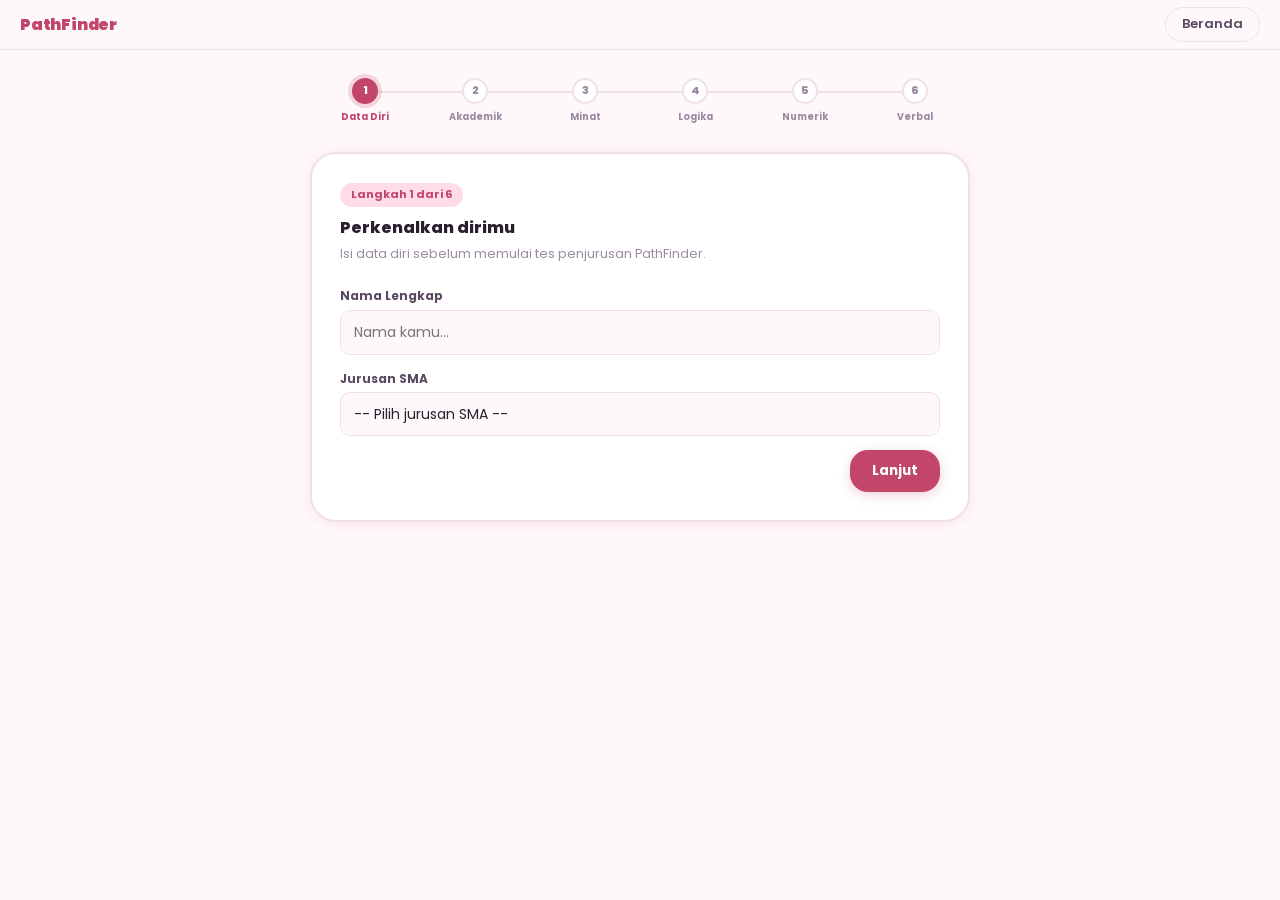
<file: form.html>
<!DOCTYPE html>
<html lang="id">
<head>
<meta charset="UTF-8">
<meta name="viewport" content="width=device-width,initial-scale=1.0">
<title>Tes Penjurusan — PathFinder</title>
<link rel="stylesheet" href="src/css/style.css">
</head>
<body>

<!-- Floating timer -->
<div class="float-timer" id="floatTimer">
  <div>
    <div class="ft-label">Sisa Waktu</div>
    <div class="ft-track"><div class="ft-fill" id="ftFill" style="width:100%"></div></div>
  </div>
  <div class="ft-val" id="ftVal">10:00</div>
</div>

<header class="topbar">
  <div class="topbar-left">
    <a href="index.html" class="tb-brand">PathFinder</a>
  </div>
  <div class="tb-right">
    <a href="index.html" class="tb-ghost">Beranda</a>
  </div>
</header>

<div class="page-wrap">
  <div class="prog-wrap" id="progWrap">
    <div class="prog-step active"><div class="prog-dot">1</div><div class="prog-lbl">Data Diri</div></div>
    <div class="prog-step"><div class="prog-dot">2</div><div class="prog-lbl">Akademik</div></div>
    <div class="prog-step"><div class="prog-dot">3</div><div class="prog-lbl">Minat</div></div>
    <div class="prog-step"><div class="prog-dot">4</div><div class="prog-lbl">Logika</div></div>
    <div class="prog-step"><div class="prog-dot">5</div><div class="prog-lbl">Numerik</div></div>
    <div class="prog-step"><div class="prog-dot">6</div><div class="prog-lbl">Verbal</div></div>
  </div>

  <div class="fcard">

    <!-- Step 0: Data Diri -->
    <div class="fsec active" id="s0">
      <div class="fcard-tag">Langkah 1 dari 6</div>
      <div class="fcard-title">Perkenalkan dirimu</div>
      <div class="fcard-desc">Isi data diri sebelum memulai tes penjurusan PathFinder.</div>
      <div class="field" id="f-nama">
        <label>Nama Lengkap</label>
        <input type="text" id="nama" placeholder="Nama kamu...">
        <div class="field-err-msg">Nama wajib diisi.</div>
      </div>
      <div class="field" id="f-sma">
        <label>Jurusan SMA</label>
        <select id="sma">
          <option value="">-- Pilih jurusan SMA --</option>
          <option value="MIPA">MIPA</option>
          <option value="IPS">IPS</option>
        </select>
        <div class="field-err-msg">Pilih jurusan SMA.</div>
      </div>
      <div class="fnav">
        <div></div>
        <button class="btn btn-p" onclick="goNext()">Lanjut</button>
      </div>
    </div>

    <!-- Step 1: Nilai Akademik -->
    <div class="fsec" id="s1">
      <div class="fcard-tag">Langkah 2 dari 6</div>
      <div class="fcard-title">Nilai Akademik</div>
      <div class="fcard-desc">Masukkan nilai rapor terakhirmu dengan jujur (0–100).</div>
      <div id="mapelBox"></div>
      <div class="fnav">
        <button class="btn btn-g" onclick="goPrev()">Kembali</button>
        <button class="btn btn-p" onclick="goNext()">Lanjut</button>
      </div>
    </div>

    <!-- Step 2: Kuisioner Minat -->
    <div class="fsec" id="s2">
      <div class="fcard-tag">Langkah 3 dari 6</div>
      <div class="fcard-title">Kuisioner Minat</div>
      <div class="fcard-desc">
        Semua pernyataan wajib dijawab.<br>
        1 = Sangat Tidak Setuju &nbsp; 2 = Tidak Setuju &nbsp; 3 = Setuju &nbsp; 4 = Sangat Setuju
      </div>
      <div id="minatBox"></div>
      <div class="fnav">
        <button class="btn btn-g" onclick="goPrev()">Kembali</button>
        <button class="btn btn-p" onclick="goNext()">Lanjut</button>
      </div>
    </div>

    <!-- Step 3: Welcome Logika -->
    <div class="fsec" id="s3">
      <div class="ws">
        <span class="ws-icon">🧩</span>
        <div class="ws-title">TPA Logika</div>
        <div class="ws-desc">10 soal penalaran logika berstandar TPA nasional.</div>
        <div class="ws-rules">
          <span class="ws-rule">7 menit</span>
          <span class="ws-rule">10 soal</span>
          <span class="ws-rule">Pilihan ganda</span>
        </div>
        <div style="font-size:12px;color:#9A8AA0;font-weight:600;">Timer mulai saat kamu menekan Mulai Tes.</div>
      </div>
      <div class="fnav">
        <button class="btn btn-g" onclick="goPrev()">Kembali</button>
        <button class="btn btn-p" onclick="startTPA('logika')">Mulai Tes</button>
      </div>
    </div>

    <!-- Step 4: Welcome Numerik -->
    <div class="fsec" id="s4">
      <div class="ws">
        <span class="ws-icon">🔢</span>
        <div class="ws-title">TPA Numerik</div>
        <div class="ws-desc">10 soal deret angka, aritmatika, dan soal cerita.</div>
        <div class="ws-rules">
          <span class="ws-rule">7 menit</span>
          <span class="ws-rule">10 soal</span>
          <span class="ws-rule">Boleh corat-coret</span>
        </div>
      </div>
      <div class="fnav">
        <button class="btn btn-g" onclick="goPrev()">Kembali</button>
        <button class="btn btn-p" onclick="startTPA('numerik')">Mulai Tes</button>
      </div>
    </div>

    <!-- Step 5: Welcome Verbal -->
    <div class="fsec" id="s5">
      <div class="ws">
        <span class="ws-icon">📖</span>
        <div class="ws-title">TPA Verbal</div>
        <div class="ws-desc">10 soal sinonim, antonim, dan analogi kata.</div>
        <div class="ws-rules">
          <span class="ws-rule">7 menit</span>
          <span class="ws-rule">10 soal</span>
          <span class="ws-rule">Perhatikan konteks</span>
        </div>
      </div>
      <div class="fnav">
        <button class="btn btn-g" onclick="goPrev()">Kembali</button>
        <button class="btn btn-p" onclick="startTPA('verbal')">Mulai Tes</button>
      </div>
    </div>

    <!-- Panel TPA (aktif saat tes berlangsung) -->
    <div class="fsec" id="s-tpa">
      <div class="fcard-tag" id="tpaTag">TPA</div>
      <div class="fcard-title" id="tpaTitle">Soal</div>
      <div class="fcard-desc" id="tpaDesc">Pilih jawaban yang paling tepat.</div>
      <div id="soalBox"></div>
      <div class="fnav">
        <div></div>
        <button class="btn btn-p" onclick="selesaiTPA()">Selesai &amp; Lanjut</button>
      </div>
    </div>

  </div><!-- /fcard -->
</div><!-- /page-wrap -->

<script src="src/js/data.js"></script>
<script src="src/js/fuzzy.js"></script>
<script src="src/js/utils.js"></script>
<script src="src/js/app.js"></script>

</body>
</html>
</file>
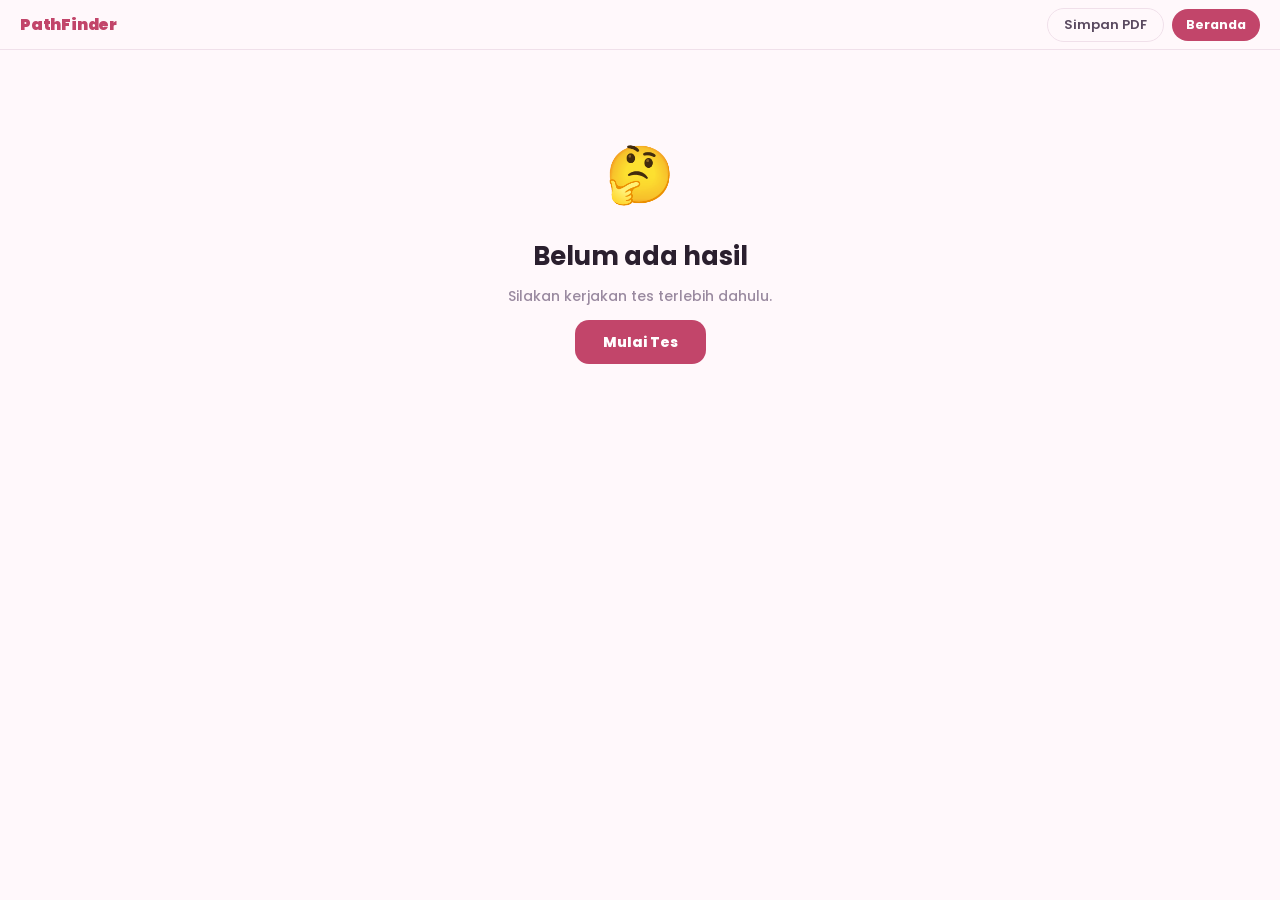
<file: hasil.html>
<!DOCTYPE html>
<html lang="id">
<head>
<meta charset="UTF-8">
<meta name="viewport" content="width=device-width,initial-scale=1.0">
<title>Hasilmu — PathFinder</title>
<link rel="stylesheet" href="src/css/style.css">
<style>
/* Hasil estetik extras */
.konfeti{position:fixed;top:0;left:0;width:100%;height:100%;pointer-events:none;z-index:999;overflow:hidden;}
.k{position:absolute;width:8px;height:8px;border-radius:2px;animation:fall linear forwards;}
@keyframes fall{0%{transform:translateY(-20px) rotate(0deg);opacity:1}100%{transform:translateY(100vh) rotate(720deg);opacity:0}}

/* PDF hidden */
#pdfDoc{position:fixed;left:-9999px;top:0;width:700px;background:#fff;padding:36px;}
</style>
</head>
<body>

<div class="konfeti" id="konfeti"></div>

<header class="topbar">
  <div class="topbar-left">
    <a href="index.html" class="tb-brand">PathFinder</a>
  </div>
  <div class="tb-right">
    <button class="tb-ghost" onclick="savePDF()">Simpan PDF</button>
    <a href="index.html" class="tb-btn" style="font-size:12.5px;padding:6px 14px;">Beranda</a>
  </div>
</header>

<div class="hasil-wrap" id="mainContent">

<div class="hasil-hero">
  <div class="hh-deco"><div class="hh-blob1"></div><div class="hh-blob2"></div></div>
  <div class="hh-inner">
    <div style="font-size:48px;margin-bottom:8px;">🎉</div>
    <div class="hh-title">Hasil Rekomendasimu</div>
    <div class="hh-sub">Analisis berbasis Fuzzy Mamdani dari nilai, TPA, dan minatmu</div>
    <div class="hh-chip" id="namaChip">—</div>
  </div>
</div>

<div class="sec-lbl" style="margin-top:0;">Top 3 Rekomendasi</div>
<div class="top3" id="top3"></div>

<div class="sec-lbl">Prospek Karier Rekomendasi Utama</div>
<div class="rdetail">
  <div class="rdetail-title">Pilihan Karier — <span id="prospekJurusan" style="color:#C2456A;"></span></div>
  <div class="pgrid" id="prospekGrid"></div>
</div>

<div class="rdetail">
  <div class="rdetail-title">Mengapa Jurusan Ini?</div>
  <div id="alasanList"></div>
</div>

<div class="rdetail">
  <div class="rdetail-title">Detail Skor Input</div>
  <div id="scoreBars"></div>
</div>

<div class="sec-lbl">Semua Jurusan</div>
<div class="all-tbl">
  <table>
    <thead><tr><th>#</th><th>Jurusan</th><th>Kecocokan</th><th>Status</th><th>Akademik</th><th>TPA</th><th>Minat</th></tr></thead>
    <tbody id="allTbl"></tbody>
  </table>
</div>

<div class="action-row">
  <a href="form.html" class="btn btn-p">Tes Ulang</a>
  <button class="btn btn-g" onclick="savePDF()">Simpan PDF</button>
</div>

</div>

<!-- PDF dokumen (off-screen) -->
<div id="pdfDoc">
  <div style="text-align:center;padding-bottom:20px;border-bottom:3px solid #FFDCE8;margin-bottom:24px;">
    <div style="font-size:26px;font-weight:900;color:#C2456A;font-family:Arial;">PathFinder</div>
    <div style="font-size:12px;color:#9A8AA0;margin-top:4px;">Laporan Rekomendasi Jurusan Kuliah</div>
  </div>
  <div id="pdf-info" style="margin-bottom:20px;"></div>
  <div style="font-size:11px;font-weight:700;text-transform:uppercase;letter-spacing:1px;color:#9A8AA0;margin-bottom:10px;">Top 3 Rekomendasi</div>
  <div id="pdf-top3" style="margin-bottom:20px;"></div>
  <div style="font-size:11px;font-weight:700;text-transform:uppercase;letter-spacing:1px;color:#9A8AA0;margin-bottom:10px;">Prospek Karier — Rekomendasi Utama</div>
  <div id="pdf-prospek" style="margin-bottom:20px;"></div>
  <div style="font-size:11px;font-weight:700;text-transform:uppercase;letter-spacing:1px;color:#9A8AA0;margin-bottom:10px;">Alasan Rekomendasi</div>
  <div id="pdf-alasan" style="margin-bottom:20px;"></div>
  <div style="font-size:10px;color:#9A8AA0;text-align:center;margin-top:32px;padding-top:16px;border-top:1px solid #F0E0EA;">
    Dihasilkan oleh PathFinder · Sistem Rekomendasi Jurusan berbasis Fuzzy Mamdani · 2026
  </div>
</div>

<script src="src/js/data.js"></script>
<script src="src/js/fuzzy.js"></script>
<script>
const nama=localStorage.getItem('pf_nama')||'—';
const hasil=JSON.parse(localStorage.getItem('pf_hasil')||'[]');

// Konfeti
function launchKonfeti(){
  const colors=['#FFDCE8','#FFB3CD','#FEFDD0','#FFF9A0','#FF85AD','#FFE0EC'];
  const c=document.getElementById('konfeti');
  for(let i=0;i<60;i++){
    const k=document.createElement('div');
    k.className='k';
    k.style.cssText=`left:${Math.random()*100}%;background:${colors[Math.floor(Math.random()*colors.length)]};animation-duration:${1.5+Math.random()*2}s;animation-delay:${Math.random()*.8}s;`;
    c.appendChild(k);
  }
  setTimeout(()=>c.innerHTML='',4000);
}

if(!hasil.length){
  document.getElementById('mainContent').innerHTML='<div style="text-align:center;padding:80px 20px;"><div style="font-size:56px;margin-bottom:16px;">🤔</div><h2 style="font-family:Poppins,sans-serif;font-size:1.6rem;">Belum ada hasil</h2><p style="color:#9A8AA0;margin:8px 0 24px;font-weight:500;">Silakan kerjakan tes terlebih dahulu.</p><a href="form.html" style="background:#C2456A;color:#fff;padding:12px 28px;border-radius:14px;text-decoration:none;font-weight:800;font-family:Poppins,sans-serif;">Mulai Tes</a></div>';
} else {
  launchKonfeti();
  render();
}

function render(){
  document.getElementById('namaChip').textContent='Halo, '+nama;

  const medals=['🥇','🥈','🥉'];
  const top3=hasil.slice(0,3);

  document.getElementById('top3').innerHTML=top3.map((h,i)=>{
    const lb=labelSkor(h.skor);
    return `<div class="rcard r${i+1}">
      <div class="medal">${medals[i]}</div>
      <div class="rname">${h.jurusan}</div>
      <div class="rpct">${h.pct}%</div>
      <div class="rpct-lbl">Tingkat Kecocokan</div>
      <span class="rlbl ${lb.c}">${lb.t}</span>
    </div>`;
  }).join('');

  const best=hasil[0];
  document.getElementById('prospekJurusan').textContent=best.jurusan;
  document.getElementById('prospekGrid').innerHTML=(best.p||[]).map(p=>`<div class="ptag">${p}</div>`).join('');
  document.getElementById('alasanList').innerHTML=(best.a||[]).map(a=>`<div class="aitem"><div class="acheck">✓</div>${a}</div>`).join('');
  document.getElementById('scoreBars').innerHTML=[
    {l:'Nilai Akademik',v:best.akVal},
    {l:'Kemampuan TPA',v:best.tpaVal},
    {l:'Minat',v:best.minatVal},
  ].map(s=>`<div class="sbar"><div class="sbar-lbl"><span>${s.l}</span><span>${Number(s.v).toFixed(1)}</span></div><div class="sbar-track"><div class="sbar-fill" data-w="${s.v}"></div></div></div>`).join('');

  document.getElementById('allTbl').innerHTML=hasil.map((h,i)=>{
    const lb=labelSkor(h.skor);
    return `<tr><td>${i+1}</td><td><strong>${h.jurusan}</strong></td>
      <td style="font-family:monospace;font-size:11px;color:#C2456A;">${'█'.repeat(Math.round(h.pct/10)).padEnd(10,'░')} ${h.pct}%</td>
      <td><span class="rlbl ${lb.c}">${lb.t}</span></td>
      <td>${Number(h.akVal).toFixed(0)}</td><td>${Number(h.tpaVal).toFixed(0)}</td><td>${Number(h.minatVal).toFixed(0)}</td></tr>`;
  }).join('');

  // Animasikan bar skor setelah render (mencegah jump langsung ke nilai akhir)
  requestAnimationFrame(()=>{
    setTimeout(()=>{
      document.querySelectorAll('.sbar-fill').forEach(b=>{
        b.style.width=(b.dataset.w||0)+'%';
      });
    },150);
  });

  // Build PDF
  const best2=hasil[0];
  document.getElementById('pdf-info').innerHTML=`<div style="font-size:16px;font-weight:800;margin-bottom:2px;">${nama}</div><div style="font-size:12px;color:#9A8AA0;">${new Date().toLocaleDateString('id-ID',{weekday:'long',year:'numeric',month:'long',day:'numeric'})}</div>`;
  document.getElementById('pdf-top3').innerHTML=top3.map((h,i)=>{
    const lb=labelSkor(h.skor);
    return `<div style="display:flex;align-items:center;padding:10px 14px;border:2px solid ${i===0?'#FFB3CD':'#F0E0EA'};border-radius:12px;margin-bottom:8px;background:${i===0?'#FFF0F5':'#FEFBFD'};">
      <span style="font-size:20px;margin-right:12px;">${medals[i]}</span>
      <div style="flex:1;"><div style="font-weight:800;font-size:14px;">${h.jurusan}</div><div style="font-size:11px;color:#9A8AA0;">${lb.t}</div></div>
      <div style="font-size:22px;font-weight:900;color:#C2456A;">${h.pct}%</div>
    </div>`;
  }).join('');
  document.getElementById('pdf-prospek').innerHTML=`<div style="font-size:13px;color:#5A4A60;line-height:1.7;">${(best2.p||[]).join(' · ')}</div>`;
  document.getElementById('pdf-alasan').innerHTML=(best2.a||[]).map(a=>`<div style="padding:6px 0;border-bottom:1px solid #F0E0EA;font-size:13px;color:#5A4A60;">• ${a}</div>`).join('');
}

function savePDF(){
  const el=document.getElementById('pdfDoc');
  const w=window.open('','_blank');
  const docHtml =
    '<!DOCTYPE html><html><head><meta charset="UTF-8"><title>PathFinder — '+nama+'</title>' +
    '<style>body{font-family:Arial,sans-serif;margin:0;padding:36px;color:#2A1F2E;}*{box-sizing:border-box;}' + '<' + '/style>' +
    '<' + '/head><body>' + el.innerHTML + '<' + '/body><' + '/html>';
  w.document.write(docHtml);
  w.document.close();
  setTimeout(()=>{w.print();},500);
}
</script>
</body>
</html>
</file>
<file: src/css/style.css>
@import url('https://fonts.googleapis.com/css2?family=Poppins:wght@300;400;500;600;700;800;900&display=swap');

:root {
  --peony:     #FFDCE8;
  --peony-2:   #FFB3CD;
  --peony-3:   #FF85AD;
  --peony-ink: #C2456A;
  --butter:    #FEFDD0;
  --butter-2:  #FFF9A0;
  --butter-ink:#8A7A00;
  --ink:       #2A1F2E;
  --ink-2:     #5A4A60;
  --ink-3:     #9A8AA0;
  --border:    #F0E0EA;
  --white:     #FFFFFF;
  --bg:        #FFF8FB;
  --r:10px; --rl:18px; --rxl:26px;
  --sh:   0 2px 14px rgba(194,69,106,.10);
  --sh-md:0 6px 28px rgba(194,69,106,.16);
  --sh-lg:0 12px 48px rgba(194,69,106,.22);
}

*,*::before,*::after{margin:0;padding:0;box-sizing:border-box;}
html{scroll-behavior:smooth;}
body{font-family:'Poppins',sans-serif;background:var(--bg);color:var(--ink);min-height:100vh;font-size:14px;line-height:1.6;overflow-x:hidden;}

/* Sidebar */
.sb-ov{position:fixed;inset:0;background:rgba(42,31,46,.35);z-index:399;opacity:0;visibility:hidden;transition:.25s;}
.sb-ov.show{opacity:1;visibility:visible;}
.sidebar{position:fixed;top:0;left:0;height:100%;width:270px;max-width:85%;background:var(--white);z-index:400;transform:translateX(-100%);transition:.28s cubic-bezier(.4,0,.2,1);display:flex;flex-direction:column;box-shadow:var(--sh-lg);}
.sidebar.open{transform:translateX(0);}
.sb-head{padding:20px;border-bottom:1.5px solid var(--border);display:flex;align-items:center;justify-content:space-between;}
.sb-logo{font-size:17px;font-weight:900;color:var(--peony-ink);}
.sb-close{background:none;border:none;font-size:18px;color:var(--ink-3);cursor:pointer;width:28px;height:28px;border-radius:50%;display:flex;align-items:center;justify-content:center;transition:.15s;}
.sb-close:hover{background:var(--peony);color:var(--peony-ink);}
.sb-body{flex:1;overflow-y:auto;padding:14px 10px;}
.sb-section{margin-bottom:20px;}
.sb-sec-lbl{font-size:10px;font-weight:700;letter-spacing:1.2px;text-transform:uppercase;color:var(--ink-3);padding:0 10px;margin-bottom:8px;}
.sb-link{display:flex;align-items:center;gap:10px;padding:10px 12px;border-radius:var(--r);font-size:13.5px;font-weight:600;color:var(--ink-2);text-decoration:none;cursor:pointer;transition:.15s;border:none;background:none;width:100%;text-align:left;font-family:'Poppins',sans-serif;}
.sb-link:hover{background:var(--peony);color:var(--peony-ink);}
.sb-foot{padding:16px 20px;border-top:1.5px solid var(--border);font-size:11.5px;color:var(--ink-3);text-align:center;}

/* Modals */
.modal-ov{position:fixed;inset:0;background:rgba(42,31,46,.4);z-index:500;display:flex;align-items:center;justify-content:center;padding:20px;opacity:0;visibility:hidden;transition:.22s;}
.modal-ov.show{opacity:1;visibility:visible;}
.modal-box{background:var(--white);border-radius:var(--rxl);padding:28px;max-width:460px;width:100%;box-shadow:var(--sh-lg);transform:scale(.95);transition:.22s;border:2px solid var(--peony);}
.modal-ov.show .modal-box{transform:scale(1);}
.modal-close{float:right;background:var(--peony);border:none;width:26px;height:26px;border-radius:50%;font-size:13px;cursor:pointer;color:var(--peony-ink);font-weight:700;font-family:'Poppins',sans-serif;}
.m-title{font-size:18px;font-weight:800;color:var(--ink);margin:8px 0 4px;}
.m-sub{font-size:11px;font-weight:700;letter-spacing:.8px;text-transform:uppercase;color:var(--peony-ink);margin-bottom:16px;}
.m-body{font-size:13.5px;color:var(--ink-2);line-height:1.75;}
.m-tags{display:flex;flex-wrap:wrap;gap:6px;margin:8px 0;}
.m-tag{padding:4px 12px;border-radius:999px;font-size:12px;font-weight:600;}
.m-tag-p{background:var(--peony);color:var(--peony-ink);}
.m-tag-b{background:var(--butter);color:var(--butter-ink);}
.m-tag-g{background:#ecfdf5;color:#065f46;}
.m-cta{width:100%;padding:12px;background:var(--peony-ink);color:#fff;border:none;border-radius:var(--rl);font-family:'Poppins',sans-serif;font-size:14px;font-weight:700;cursor:pointer;margin-top:14px;transition:.2s;}
.m-cta:hover{background:var(--peony-3);}

/* Topbar */
.topbar{position:sticky;top:0;z-index:200;height:50px;padding:0 20px;display:flex;align-items:center;justify-content:space-between;background:rgba(255,248,251,.92);backdrop-filter:blur(14px);border-bottom:1.5px solid var(--border);}
.topbar-left{display:flex;align-items:center;gap:10px;}
.ham{background:none;border:none;cursor:pointer;padding:6px;border-radius:var(--r);color:var(--ink-2);transition:.15s;display:flex;flex-direction:column;gap:4px;align-items:center;}
.ham:hover{background:var(--peony);}
.ham span{display:block;width:18px;height:2px;background:currentColor;border-radius:2px;}
.tb-brand{font-size:16px;font-weight:900;color:var(--peony-ink);text-decoration:none;letter-spacing:-.2px;}
.tb-right{display:flex;align-items:center;gap:8px;}
.tb-btn{padding:7px 18px;background:var(--peony-ink);color:#fff;border:none;border-radius:999px;font-family:'Poppins',sans-serif;font-size:13px;font-weight:700;cursor:pointer;text-decoration:none;transition:.2s;display:inline-block;}
.tb-btn:hover{background:var(--peony-3);}
.tb-ghost{background:transparent;color:var(--ink-2);border:1.5px solid var(--border);padding:6px 16px;border-radius:999px;font-family:'Poppins',sans-serif;font-size:13px;font-weight:600;cursor:pointer;text-decoration:none;transition:.2s;display:inline-block;}
.tb-ghost:hover{border-color:var(--peony-2);color:var(--peony-ink);background:var(--peony);}

/* Hero — compact */
.hero{position:relative;min-height:210px;display:flex;align-items:center;justify-content:center;text-align:center;padding:36px 24px;overflow:hidden;background:linear-gradient(160deg,var(--peony) 0%,#FFE8F0 40%,var(--butter) 100%);}
.hero::before{content:'';position:absolute;inset:0;background-image:radial-gradient(circle,rgba(194,69,106,.12) 1.5px,transparent 1.5px);background-size:22px 22px;pointer-events:none;}
.hero-blob1{position:absolute;width:220px;height:220px;border-radius:50%;background:rgba(255,181,205,.35);top:-60px;left:-40px;filter:blur(50px);pointer-events:none;}
.hero-blob2{position:absolute;width:180px;height:180px;border-radius:50%;background:rgba(255,249,160,.5);bottom:-40px;right:20px;filter:blur(40px);pointer-events:none;}
.hero-inner{position:relative;z-index:2;}
.hero-tag{display:inline-block;background:rgba(255,255,255,.6);backdrop-filter:blur(6px);border:1px solid rgba(194,69,106,.2);color:var(--peony-ink);font-size:11px;font-weight:700;letter-spacing:.8px;text-transform:uppercase;padding:4px 13px;border-radius:999px;margin-bottom:12px;}
.hero h1{font-size:clamp(1.9rem,5vw,2.8rem);font-weight:900;color:var(--ink);line-height:1.08;letter-spacing:-.4px;margin-bottom:10px;}
.hero h1 span{color:var(--peony-ink);}
.hero-sub{font-size:13.5px;color:var(--ink-2);font-weight:500;margin-bottom:20px;max-width:420px;margin-left:auto;margin-right:auto;}
.hero-pills{display:flex;justify-content:center;gap:7px;flex-wrap:wrap;margin-bottom:18px;}
.hero-pill{background:rgba(255,255,255,.65);backdrop-filter:blur(4px);border:1px solid rgba(194,69,106,.18);color:var(--ink-2);font-size:11.5px;font-weight:600;padding:4px 12px;border-radius:999px;}
.hero-btn{display:inline-flex;align-items:center;gap:7px;padding:12px 28px;background:var(--peony-ink);color:#fff;border-radius:var(--rl);font-size:14px;font-weight:800;text-decoration:none;transition:.22s;box-shadow:0 4px 18px rgba(194,69,106,.3);}
.hero-btn:hover{transform:translateY(-2px);box-shadow:0 8px 28px rgba(194,69,106,.38);}

/* Wrap */
.wrap{width:92%;max-width:960px;margin:0 auto;}

/* Section label */
.sec-lbl{font-size:10.5px;font-weight:700;letter-spacing:1.4px;text-transform:uppercase;color:var(--ink-3);margin:32px 0 18px;display:flex;align-items:center;gap:10px;}
.sec-lbl::after{content:'';flex:1;height:1px;background:var(--border);}

/* Category folders */
.cat-row-top{display:grid;grid-template-columns:repeat(3,1fr);gap:26px;margin-bottom:22px;}
.cat-row-bot{display:flex;justify-content:center;gap:26px;margin-bottom:44px;}
.cat-row-bot .cat-item{width:calc((100% - 52px)/3);max-width:200px;}
.cat-item{display:flex;flex-direction:column;align-items:center;text-align:center;gap:8px;cursor:pointer;transition:transform .22s;}
.cat-item:hover{transform:translateY(-8px);}
.cat-img-wrap{position:relative;width:100%;max-width:115px;}
.cat-img-wrap img{width:100%;display:block;filter:drop-shadow(0 7px 18px rgba(194,69,106,.18));transition:filter .22s;}
.cat-item:hover .cat-img-wrap img{filter:drop-shadow(0 12px 26px rgba(194,69,106,.28));}
.cat-emoji-box{width:106px;height:106px;border-radius:20px;display:flex;align-items:center;justify-content:center;font-size:46px;filter:drop-shadow(0 7px 18px rgba(0,0,0,.10));transition:.22s;}
.cat-item:hover .cat-emoji-box{transform:scale(1.05);}
.cat-name{font-size:13px;font-weight:800;color:var(--ink);}
.cat-sub{font-size:11px;color:var(--ink-3);margin-top:-4px;}

/* Footer — compact */
.footer{margin-top:36px;padding:20px 0;background:linear-gradient(135deg,var(--peony) 0%,var(--butter) 100%);border-top:2px solid var(--peony-2);}
.footer-inner{width:92%;max-width:960px;margin:0 auto;display:flex;align-items:center;justify-content:space-between;flex-wrap:wrap;gap:12px;}
.footer-brand{font-size:15px;font-weight:900;color:var(--peony-ink);}
.footer-links{display:flex;gap:16px;flex-wrap:wrap;}
.footer-links a{font-size:12.5px;font-weight:600;color:var(--ink-2);text-decoration:none;cursor:pointer;transition:.15s;}
.footer-links a:hover{color:var(--peony-ink);}
.footer-copy{font-size:11px;color:var(--ink-3);}

/* ── FORM PAGE ── */
.page-wrap{width:92%;max-width:660px;margin:0 auto;padding:28px 0 52px;}

/* Progress */
.prog-wrap{display:flex;align-items:flex-start;margin-bottom:28px;}
.prog-step{flex:1;display:flex;flex-direction:column;align-items:center;position:relative;}
.prog-step:not(:last-child)::after{content:'';position:absolute;top:13px;left:50%;width:100%;height:2px;background:var(--border);z-index:0;}
.prog-step.done::after{background:var(--peony-ink);}
.prog-dot{width:26px;height:26px;border-radius:50%;border:2.5px solid var(--border);background:var(--white);display:flex;align-items:center;justify-content:center;font-size:11px;font-weight:800;color:var(--ink-3);z-index:1;position:relative;transition:.2s;}
.prog-step.active .prog-dot{background:var(--peony-ink);border-color:var(--peony-ink);color:#fff;box-shadow:0 0 0 4px rgba(194,69,106,.2);}
.prog-step.done .prog-dot{background:var(--peony-ink);border-color:var(--peony-ink);color:#fff;}
.prog-lbl{margin-top:5px;font-size:9.5px;font-weight:700;color:var(--ink-3);text-align:center;}
.prog-step.active .prog-lbl{color:var(--peony-ink);}

/* Card */
.fcard{background:var(--white);border:2px solid var(--border);border-radius:var(--rxl);padding:28px;box-shadow:var(--sh);margin-bottom:18px;}
.fcard-tag{display:inline-flex;align-items:center;gap:5px;background:var(--peony);color:var(--peony-ink);font-size:11px;font-weight:700;padding:3px 11px;border-radius:999px;margin-bottom:8px;}
.fcard-title{font-size:16px;font-weight:800;color:var(--ink);margin-bottom:4px;}
.fcard-desc{font-size:12.5px;color:var(--ink-3);margin-bottom:22px;line-height:1.6;}
.fsec{display:none;}.fsec.active{display:block;}

/* Fields */
.field{margin-bottom:14px;}
.field label{display:block;margin-bottom:4px;font-size:12px;font-weight:700;color:var(--ink-2);}
.field input,.field select{width:100%;padding:11px 13px;font-size:14px;font-family:'Poppins',sans-serif;background:var(--bg);border:1.5px solid var(--border);border-radius:var(--r);outline:none;color:var(--ink);transition:.18s;-webkit-appearance:none;}
.field input:focus,.field select:focus{border-color:var(--peony-ink);box-shadow:0 0 0 3px rgba(194,69,106,.12);background:var(--white);}
.field.err input,.field.err select{border-color:#f87171;background:#fff5f5;}
.field-err-msg{font-size:11.5px;color:#ef4444;margin-top:3px;display:none;}
.field.err .field-err-msg{display:block;}
.fgrid2{display:grid;grid-template-columns:1fr 1fr;gap:12px;}

/* TPA Soal */
.soal{background:var(--bg);border:1.5px solid var(--border);border-radius:var(--rl);padding:18px 20px;margin-bottom:10px;transition:.2s;}
.soal.answered{border-color:var(--peony-2);background:linear-gradient(135deg,rgba(255,220,232,.2),rgba(254,253,208,.2));}
.soal-num{display:inline-block;background:var(--peony-ink);color:#fff;font-size:10px;font-weight:800;padding:2px 9px;border-radius:999px;margin-bottom:7px;letter-spacing:.5px;}
.soal-txt{font-size:13.5px;color:var(--ink);line-height:1.65;margin-bottom:12px;font-weight:500;}
.opsi-list{display:flex;flex-direction:column;gap:6px;}
.opsi{display:flex;align-items:center;gap:9px;padding:9px 13px;border:1.5px solid var(--border);border-radius:var(--r);cursor:pointer;transition:.15s;background:var(--white);font-size:13px;color:var(--ink-2);font-weight:500;}
.opsi:hover{border-color:var(--peony-2);background:var(--peony);}
.opsi input{display:none;}
.opsi.picked{border-color:var(--peony-ink);background:var(--peony);color:var(--peony-ink);font-weight:700;}
.opsi-radio{width:14px;height:14px;border-radius:50%;border:2px solid var(--border);flex-shrink:0;transition:.15s;}
.opsi.picked .opsi-radio{border-color:var(--peony-ink);background:var(--peony-ink);}

/* Minat */
.minat-cat{margin-bottom:22px;}
.minat-hd{font-size:13px;font-weight:800;color:var(--ink);padding:9px 14px;border-radius:var(--r);background:linear-gradient(135deg,var(--peony),var(--butter));border-left:3px solid var(--peony-ink);margin-bottom:10px;}
.prow{display:flex;align-items:center;justify-content:space-between;gap:12px;padding:10px 0;border-bottom:1px solid var(--border);font-size:13px;color:var(--ink-2);font-weight:500;}
.prow:last-child{border-bottom:none;}
.prow-txt{flex:1;line-height:1.55;}
.skala{display:flex;gap:5px;flex-shrink:0;}
.sk-btn{width:32px;height:32px;border-radius:50%;border:1.5px solid var(--border);background:var(--white);color:var(--ink-3);font-size:12px;font-weight:700;cursor:pointer;transition:.15s;display:flex;align-items:center;justify-content:center;font-family:'Poppins',sans-serif;}
.sk-btn:hover{border-color:var(--peony-2);color:var(--peony-ink);}
.sk-btn.on{background:var(--peony-ink);border-color:var(--peony-ink);color:#fff;}

/* Welcome screen */
.ws{text-align:center;padding:10px 0 18px;}
.ws-icon{font-size:52px;margin-bottom:10px;display:block;}
.ws-title{font-size:20px;font-weight:900;color:var(--ink);margin-bottom:8px;}
.ws-desc{font-size:13.5px;color:var(--ink-2);margin-bottom:14px;line-height:1.65;font-weight:500;}
.ws-rules{display:flex;flex-wrap:wrap;justify-content:center;gap:7px;margin:12px 0;}
.ws-rule{background:var(--peony);color:var(--peony-ink);font-size:12.5px;font-weight:700;padding:6px 14px;border-radius:999px;}

/* Floating timer */
.float-timer{position:fixed;bottom:24px;right:24px;z-index:300;background:var(--white);border:2px solid var(--peony-2);border-radius:999px;padding:8px 18px;box-shadow:var(--sh-md);display:none;align-items:center;gap:10px;transition:.3s;}
.float-timer.show{display:flex;}
.ft-label{font-size:11px;font-weight:700;color:var(--ink-3);}
.ft-val{font-size:18px;font-weight:900;color:var(--peony-ink);font-variant-numeric:tabular-nums;min-width:52px;text-align:center;}
.ft-val.warn{color:#d97706;}
.ft-val.danger{color:#dc2626;animation:blink .7s infinite alternate;}
.ft-track{width:60px;height:5px;background:var(--peony);border-radius:999px;overflow:hidden;}
.ft-fill{height:100%;border-radius:999px;background:var(--peony-ink);transition:width 1s linear;}
@keyframes blink{from{opacity:1}to{opacity:.4}}

/* Nav buttons */
.fnav{display:flex;justify-content:space-between;gap:12px;margin-top:8px;}
.btn{display:inline-flex;align-items:center;gap:6px;padding:11px 22px;border-radius:var(--rl);font-size:13.5px;font-weight:700;font-family:'Poppins',sans-serif;cursor:pointer;border:none;transition:.2s;text-decoration:none;}
.btn-p{background:var(--peony-ink);color:#fff;box-shadow:0 3px 12px rgba(194,69,106,.25);}
.btn-p:hover{background:var(--peony-3);transform:translateY(-1px);}
.btn-g{background:var(--white);color:var(--ink-2);border:1.5px solid var(--border);}
.btn-g:hover{border-color:var(--peony-2);color:var(--peony-ink);background:var(--peony);}
.btn-block{width:100%;justify-content:center;}

/* ── HASIL PAGE ── */
.hasil-wrap{width:92%;max-width:860px;margin:0 auto;padding-bottom:56px;}
.hasil-hero{text-align:center;padding:36px 0 24px;position:relative;}
.hh-deco{position:absolute;top:0;left:50%;transform:translateX(-50%);width:100%;height:100%;pointer-events:none;overflow:hidden;}
.hh-blob1{position:absolute;width:200px;height:200px;border-radius:50%;background:rgba(255,220,232,.5);top:-30px;left:10%;filter:blur(40px);}
.hh-blob2{position:absolute;width:160px;height:160px;border-radius:50%;background:rgba(254,253,208,.7);top:0;right:10%;filter:blur(35px);}
.hh-inner{position:relative;z-index:1;}
.hh-title{font-size:2rem;font-weight:900;color:var(--ink);margin-bottom:6px;}
.hh-sub{font-size:13.5px;color:var(--ink-3);font-weight:500;}
.hh-chip{display:inline-block;background:var(--peony);color:var(--peony-ink);font-weight:800;padding:5px 18px;border-radius:999px;font-size:13px;border:1.5px solid var(--peony-2);margin-top:8px;}

/* Top 3 cards */
.top3{display:grid;grid-template-columns:repeat(3,1fr);gap:14px;margin-bottom:24px;}
.rcard{background:var(--white);border:2px solid var(--border);border-radius:var(--rxl);padding:22px 16px;text-align:center;transition:.2s;position:relative;overflow:hidden;}
.rcard::before{content:'';position:absolute;top:0;left:0;right:0;height:4px;}
.rcard.r1::before{background:linear-gradient(90deg,var(--peony-ink),var(--peony-3));}
.rcard.r2::before{background:var(--peony-2);}
.rcard.r3::before{background:var(--border);}
.rcard.r1{border-color:var(--peony-2);box-shadow:var(--sh-md);}
.rcard:hover{transform:translateY(-3px);box-shadow:var(--sh-md);}
.medal{font-size:26px;margin-bottom:6px;}
.rname{font-size:14px;font-weight:800;color:var(--ink);min-height:44px;display:flex;align-items:center;justify-content:center;margin-bottom:8px;}
.rpct{font-size:34px;font-weight:900;color:var(--peony-ink);}
.rpct-lbl{font-size:11px;color:var(--ink-3);margin-bottom:8px;font-weight:600;}
.rlbl{display:inline-block;padding:3px 12px;border-radius:999px;font-size:11px;font-weight:700;}
.l-sv{background:var(--peony);color:var(--peony-ink);}
.l-co{background:var(--butter);color:var(--butter-ink);}
.l-ck{background:#fef3c7;color:#92400e;}
.l-ku{background:#fee2e2;color:#991b1b;}

/* Detail cards */
.rdetail{background:var(--white);border:2px solid var(--border);border-radius:var(--rxl);padding:24px 26px;margin-bottom:16px;position:relative;overflow:hidden;}
.rdetail::after{content:'';position:absolute;top:0;right:0;width:80px;height:80px;border-radius:0 var(--rxl) 0 100%;background:linear-gradient(135deg,var(--peony),var(--butter));opacity:.4;}
.rdetail-title{font-size:14.5px;font-weight:800;color:var(--ink);margin-bottom:14px;display:flex;align-items:center;gap:8px;}
.pgrid{display:grid;grid-template-columns:repeat(auto-fill,minmax(140px,1fr));gap:8px;}
.ptag{background:var(--peony);border:1px solid var(--peony-2);border-radius:var(--rl);padding:9px 12px;font-size:12px;font-weight:700;color:var(--peony-ink);}
.aitem{padding:9px 0;border-bottom:1px solid var(--border);font-size:13px;color:var(--ink-2);display:flex;align-items:flex-start;gap:9px;line-height:1.6;font-weight:500;}
.aitem:last-child{border-bottom:none;}
.acheck{width:18px;height:18px;border-radius:50%;background:var(--peony-ink);color:#fff;font-size:10px;font-weight:800;display:flex;align-items:center;justify-content:center;flex-shrink:0;margin-top:1px;}

/* Score bar */
.sbar{margin-bottom:12px;}
.sbar-lbl{display:flex;justify-content:space-between;font-size:12.5px;font-weight:700;color:var(--ink-2);margin-bottom:4px;}
.sbar-track{height:8px;border-radius:999px;background:var(--peony);overflow:hidden;}
.sbar-fill{height:100%;border-radius:999px;background:var(--peony-ink);transition:width .8s ease;}

/* All table */
.all-tbl{background:var(--white);border:2px solid var(--border);border-radius:var(--rxl);overflow:hidden;margin-bottom:48px;}
.all-tbl table{width:100%;border-collapse:collapse;}
.all-tbl thead th{padding:11px 14px;text-align:left;font-size:10px;font-weight:700;text-transform:uppercase;letter-spacing:.7px;color:var(--ink-3);background:var(--peony);border-bottom:1.5px solid var(--border);}
.all-tbl tbody td{padding:11px 14px;font-size:13px;color:var(--ink-2);border-bottom:1px solid var(--border);font-weight:500;}
.all-tbl tbody tr:last-child td{border-bottom:none;}
.all-tbl tbody tr:hover td{background:var(--peony);}

.action-row{display:flex;justify-content:center;gap:10px;flex-wrap:wrap;padding:0 0 52px;}

/* PDF content */
#pdfDoc{font-family:'Poppins',sans-serif;}

/* Responsive */
@media(max-width:640px){
  .cat-row-top{grid-template-columns:repeat(2,1fr);gap:18px;}
  .cat-row-bot{gap:16px;}
  .cat-row-bot .cat-item{max-width:none;width:calc(50% - 8px);}
  .top3{grid-template-columns:1fr;}
  .fgrid2{grid-template-columns:1fr;}
  .fcard{padding:18px;}
  .prog-lbl{display:none;}
  .prow{flex-direction:column;align-items:flex-start;}
  .float-timer{bottom:16px;right:16px;padding:7px 14px;}
}
</file>
